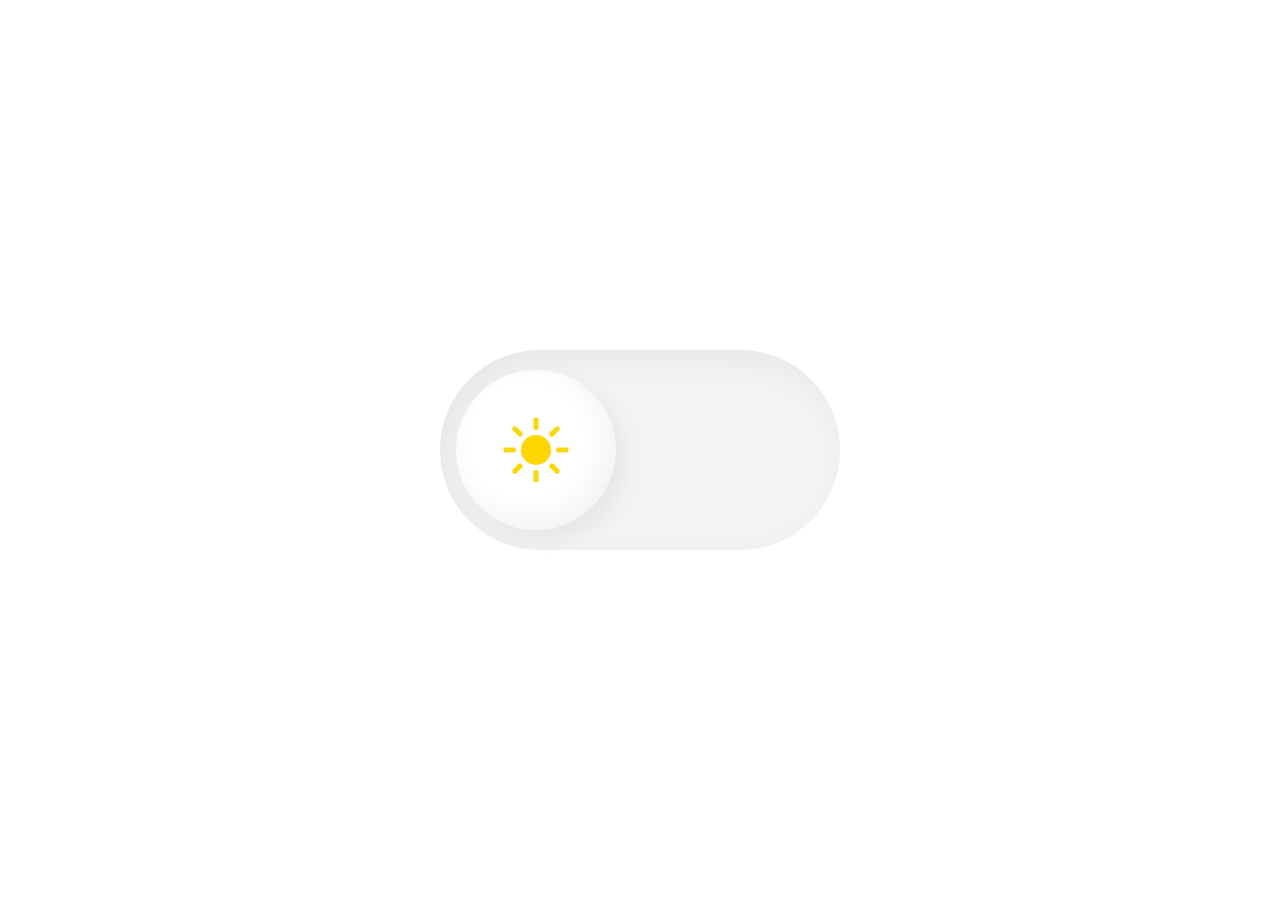
<file: home/theme/theme.html>
<!DOCTYPE html>
<html lang="en">
<head>
  <meta charset="UTF-8">
  <meta name="viewport" content="width=device-width, initial-scale=1.0">
  <title>Document</title>
  <link rel="stylesheet" href="theme.css">
  <link href="https://fonts.googleapis.com/icon?family=Material+Icons" rel="stylesheet">
</head>
<body>
  <input type="checkbox" id="toogle">
  <div class="display">
    <label for="toggle">
      <div class="circle">
        <svg class="sun" xmlns="http://www.w3.org/2000/svg" viewBox="0 0 24 24" fill="currentColor">
          <path d="M12 2.25a.75.75 0 0 1 .75.75v2.25a.75.75 0 0 1-1.5 0V3a.75.75 0 0 1 .75-.75ZM7.5 12a4.5 4.5 0 1 1 9 0 4.5 4.5 0 0 1-9 0ZM18.894 6.166a.75.75 0 0 0-1.06-1.06l-1.591 1.59a.75.75 0 1 0 1.06 1.061l1.591-1.59ZM21.75 12a.75.75 0 0 1-.75.75h-2.25a.75.75 0 0 1 0-1.5H21a.75.75 0 0 1 .75.75ZM17.834 18.894a.75.75 0 0 0 1.06-1.06l-1.59-1.591a.75.75 0 1 0-1.061 1.06l1.59 1.591ZM12 18a.75.75 0 0 1 .75.75V21a.75.75 0 0 1-1.5 0v-2.25A.75.75 0 0 1 12 18ZM7.758 17.303a.75.75 0 0 0-1.061-1.06l-1.591 1.59a.75.75 0 0 0 1.06 1.061l1.591-1.59ZM6 12a.75.75 0 0 1-.75.75H3a.75.75 0 0 1 0-1.5h2.25A.75.75 0 0 1 6 12ZM6.697 7.757a.75.75 0 0 0 1.06-1.06l-1.59-1.591a.75.75 0 0 0-1.061 1.06l1.59 1.591Z" />
        </svg>
        <svg class="moon" xmlns="http://www.w3.org/2000/svg" viewBox="0 0 24 24" fill="currentColor">
  <path fill-rule="evenodd" d="M9.528 1.718a.75.75 0 0 1 .162.819A8.97 8.97 0 0 0 9 6a9 9 0 0 0 9 9 8.97 8.97 0 0 0 3.463-.69.75.75 0 0 1 .981.98 10.503 10.503 0 0 1-9.694 6.46c-5.799 0-10.5-4.7-10.5-10.5 0-4.368 2.667-8.112 6.46-9.694a.75.75 0 0 1 .818.162Z" clip-rule="evenodd" />
</svg>

      </div>
    </label>
  </div>
</body>
</html>
</file>
<file: home/theme/theme.css>
* {
  margin: 0;
  padding: 0;
  box-sizing: border-box;
  transition: 0.5s;
}

input {
  display: none;
}

.display {
  width: 100%;
  height: 100vh;
  display: flex;
  align-items: center;
  justify-content: center;
  background: white;
}
label {
  width: 400px;
  height: 200px;
  border-radius: 999px;
  background: #F3F3F3;
  box-shadow: 10px 10px 30px rgba(0, 0, 0, 0.05) inset;
  cursor: pointer;
  position: relative;
}

.circle {
  width: 160px;
  height: 160px;
  border-radius: 99px;
  background: white;
  box-shadow: 10px 10px 20px rgba(0, 0, 0, 0.05), -10px -10px 30px rgba(0, 0, 0, 0.05) inset;
  position: absolute;
  top: 50%;
  left: 0%;
  transform: translate(10%, -50%);
  display: flex;
  align-items: center;
  justify-content: center;
  /*overflow: hidden;*/
}

svg {
  width: 80px;
  position: absolute;
}
.sun {
  color: #FFD600;
  margin-top: 0%;
  opacity: 1;
}

.moon {
  margin-top: -150%;
  color: white;
  opacity: 0;
}

input[type=checkbox]:checked + .display {
  background: #2C2C2F;
}

input[type=checkbox]:checked + .display label {
  background: #1F1F21;
  box-shadow: 10px 10px 30px rgba(0, 0, 0, 0.5) inset;
}

input[type=checkbox]:checked + .display label .circle {
  left: 100%;
  transform: translate(-110%, -50%);
  background: #2C2C2F;
  box-shadow: 10px 10px 20px rgba(0, 0, 0, 0.5), -10px -10px 30px rgba(0, 0, 0, 0.5) inset;
}
input[type=checkbox]:checked + .display label .circle .sun {
  margin-top: 150%;
  opacity: 0;
}

input[type=checkbox]:checked + .display label .circle .moon {
  margin-top: 0%;
  opacity: 1;
}

label:active .circle {
  width: 200px;
}
</file>
